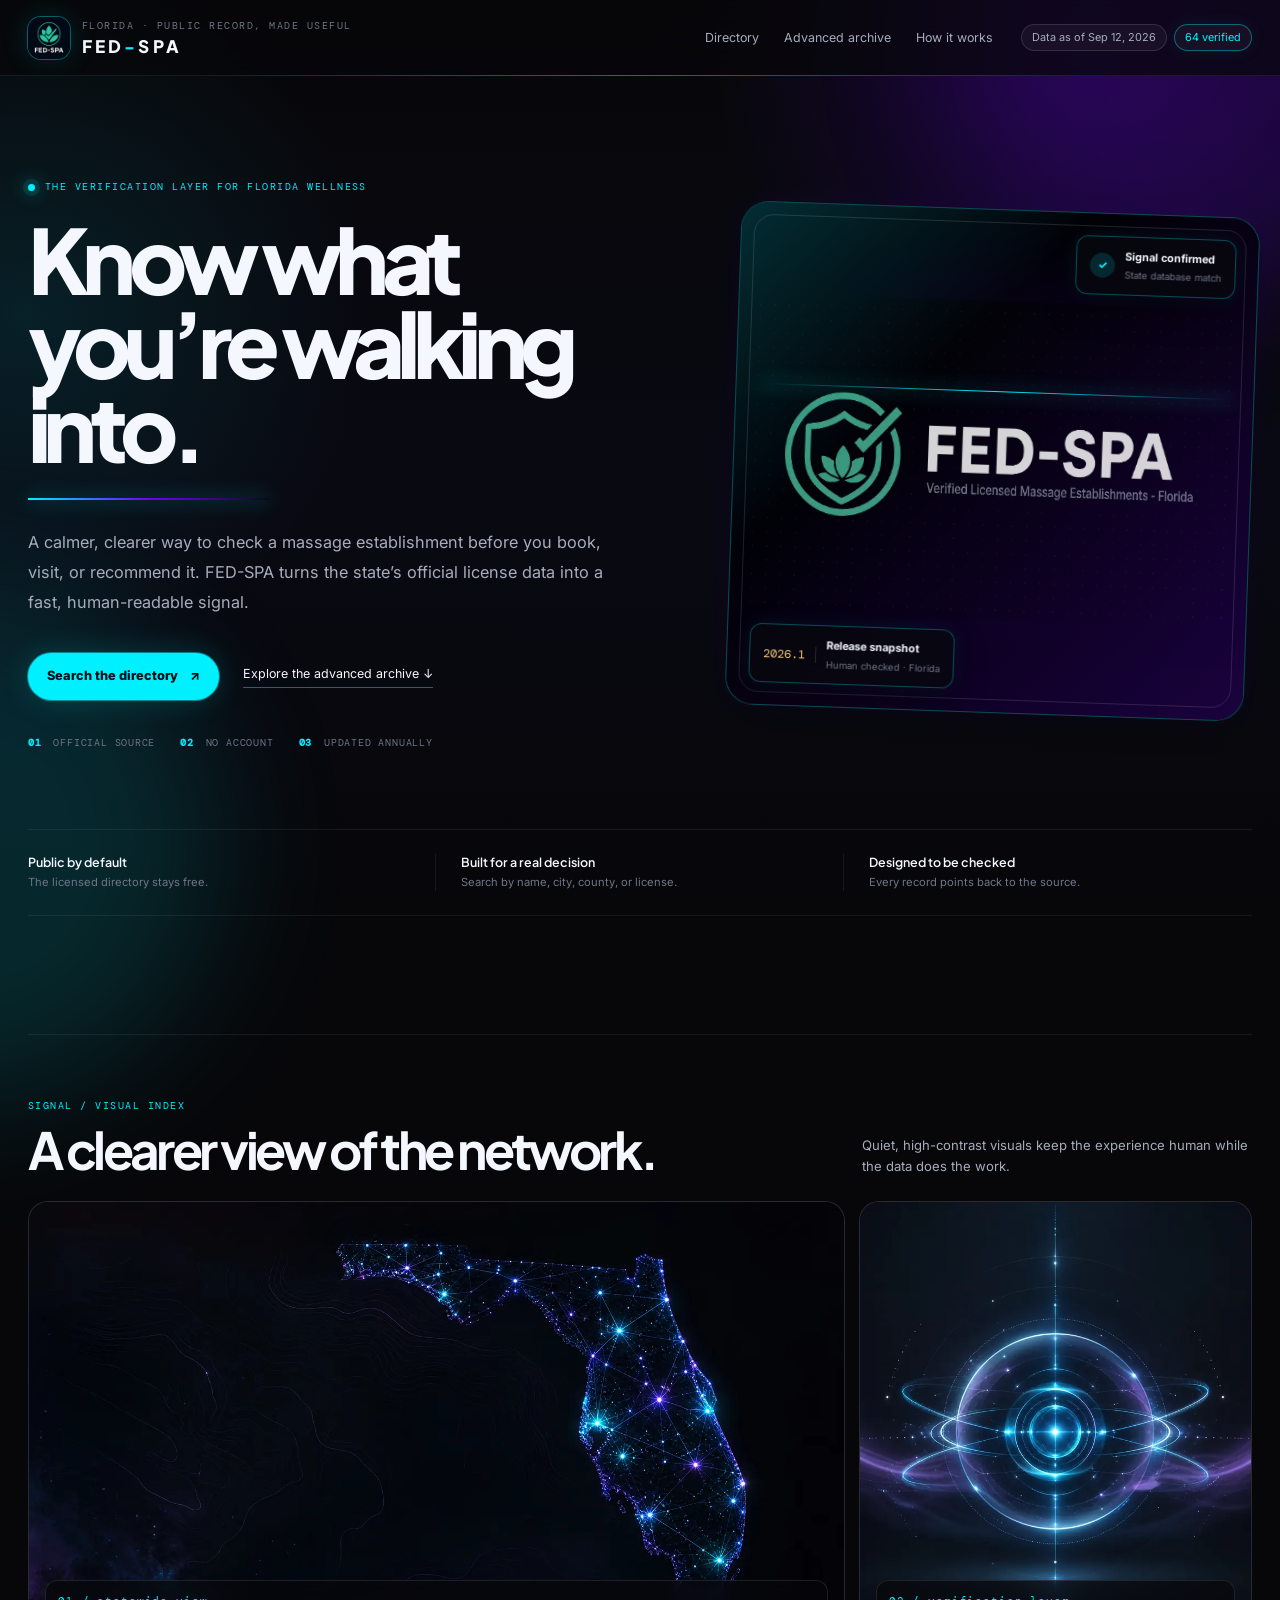
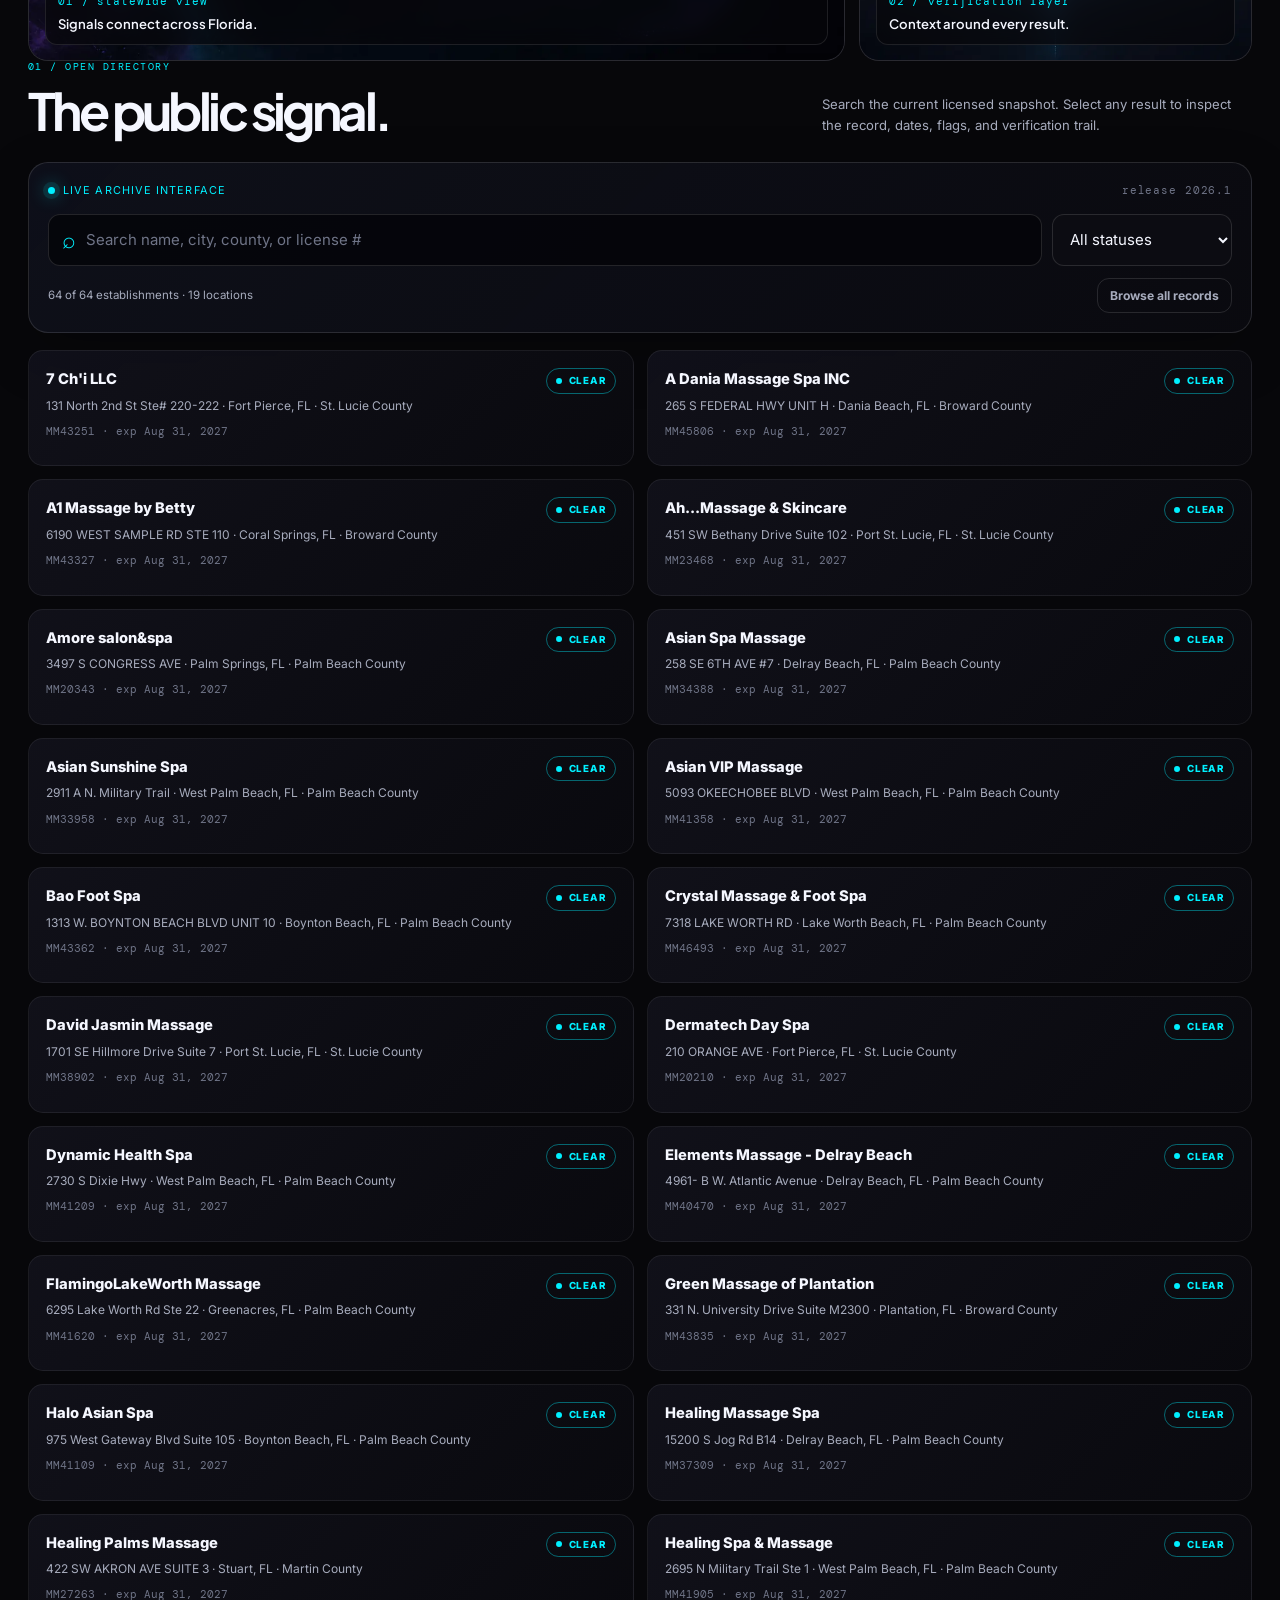
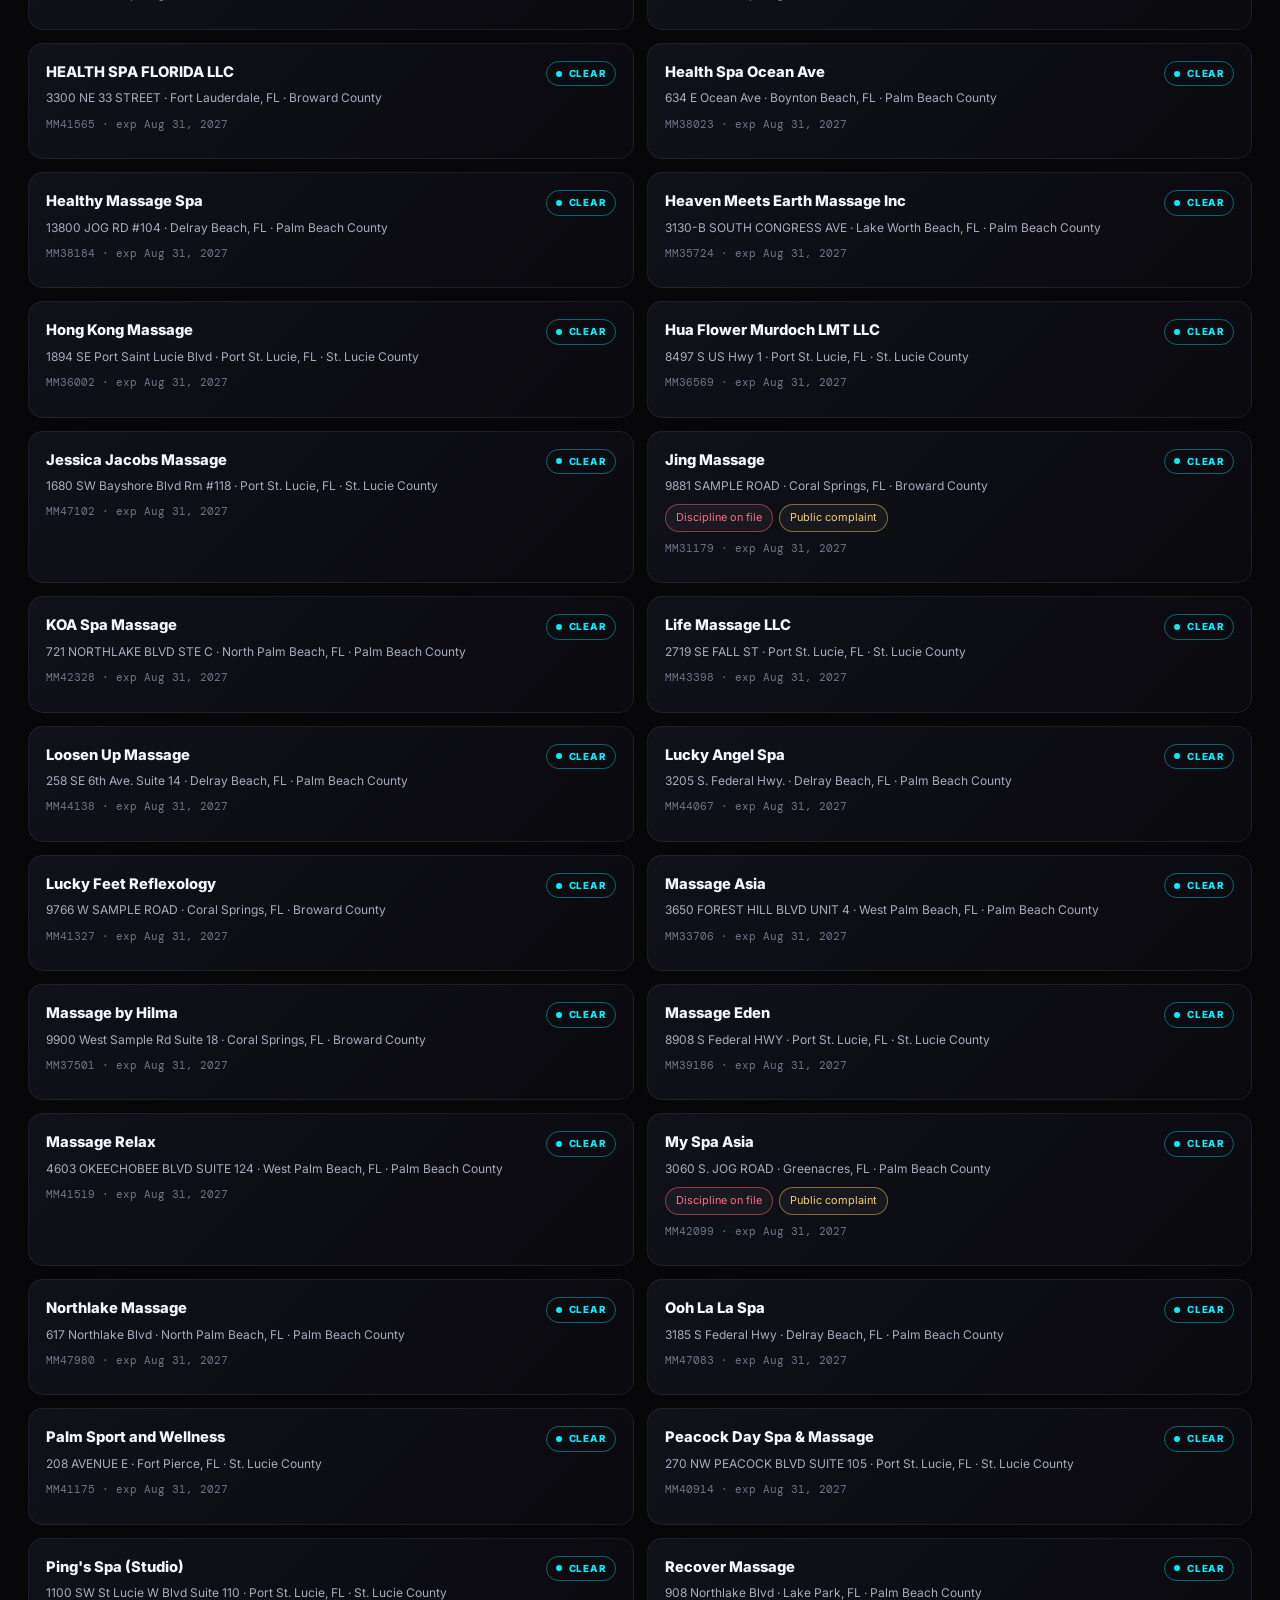
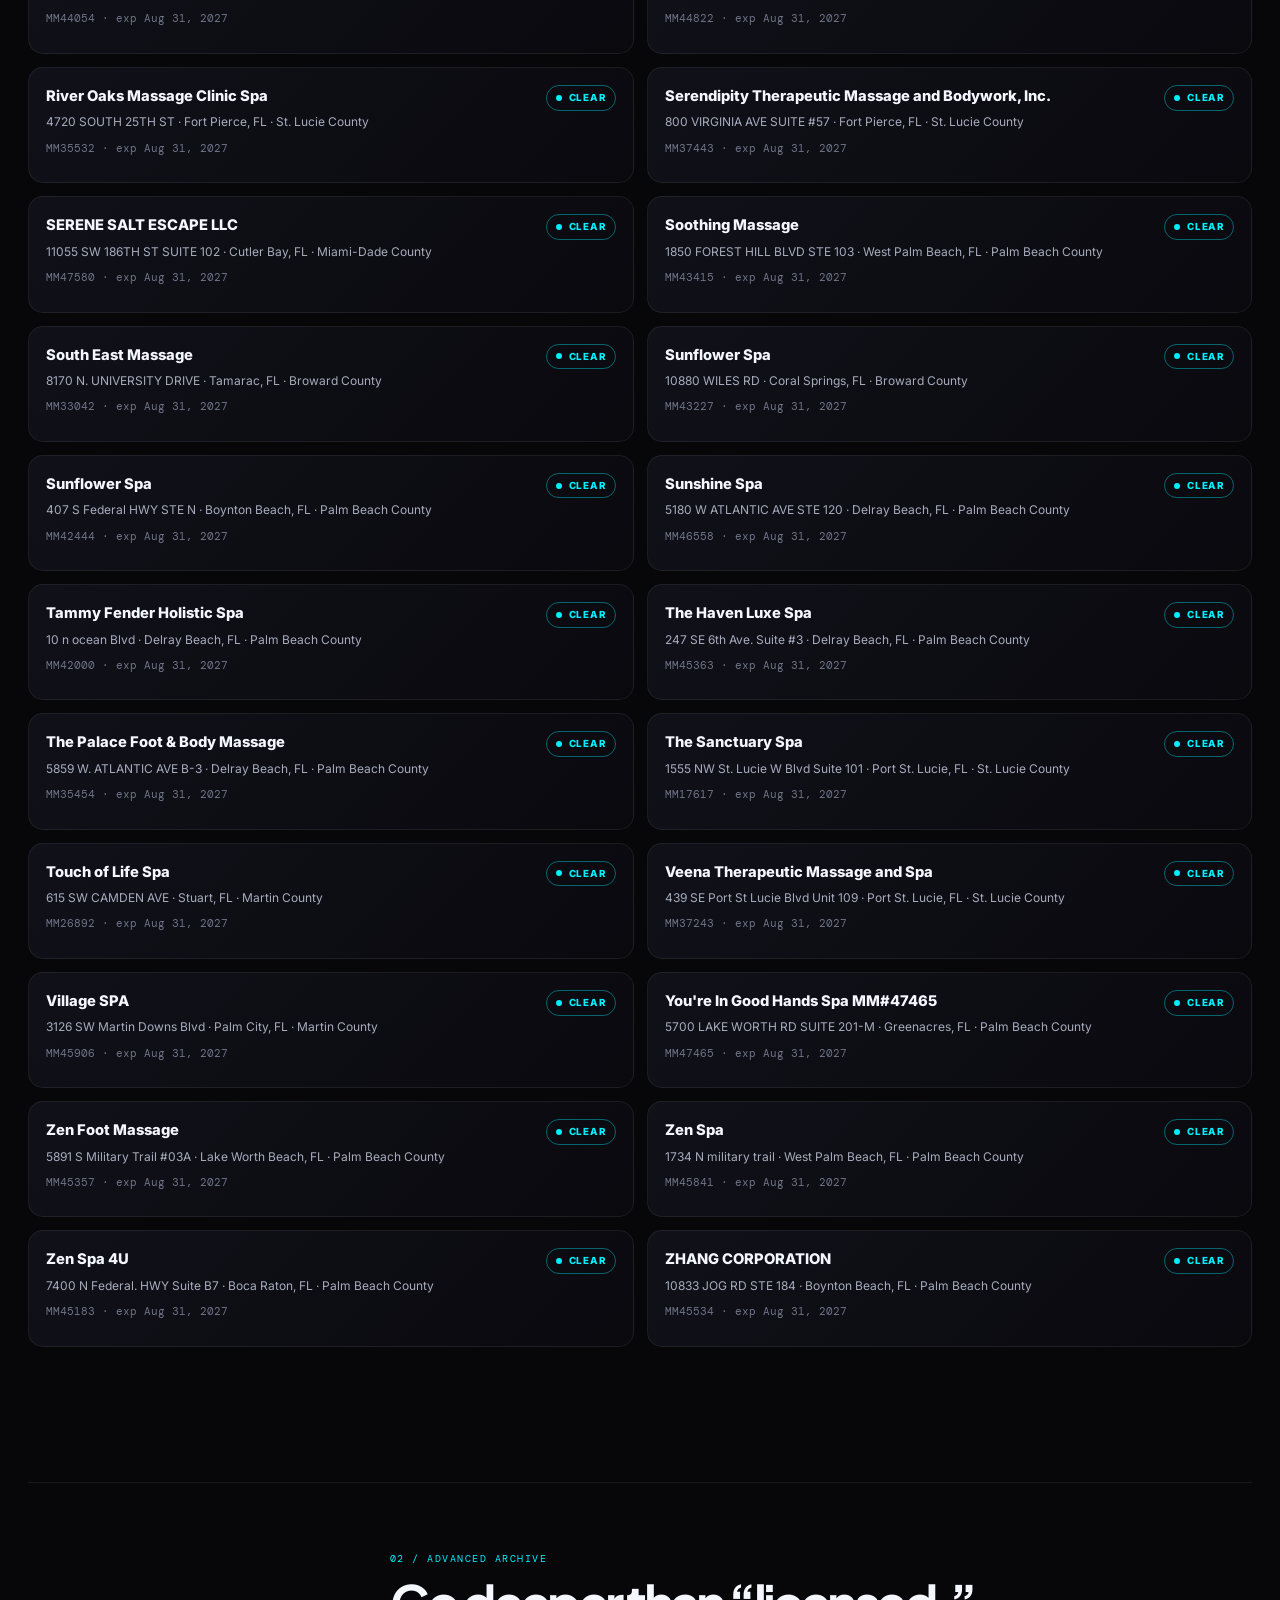
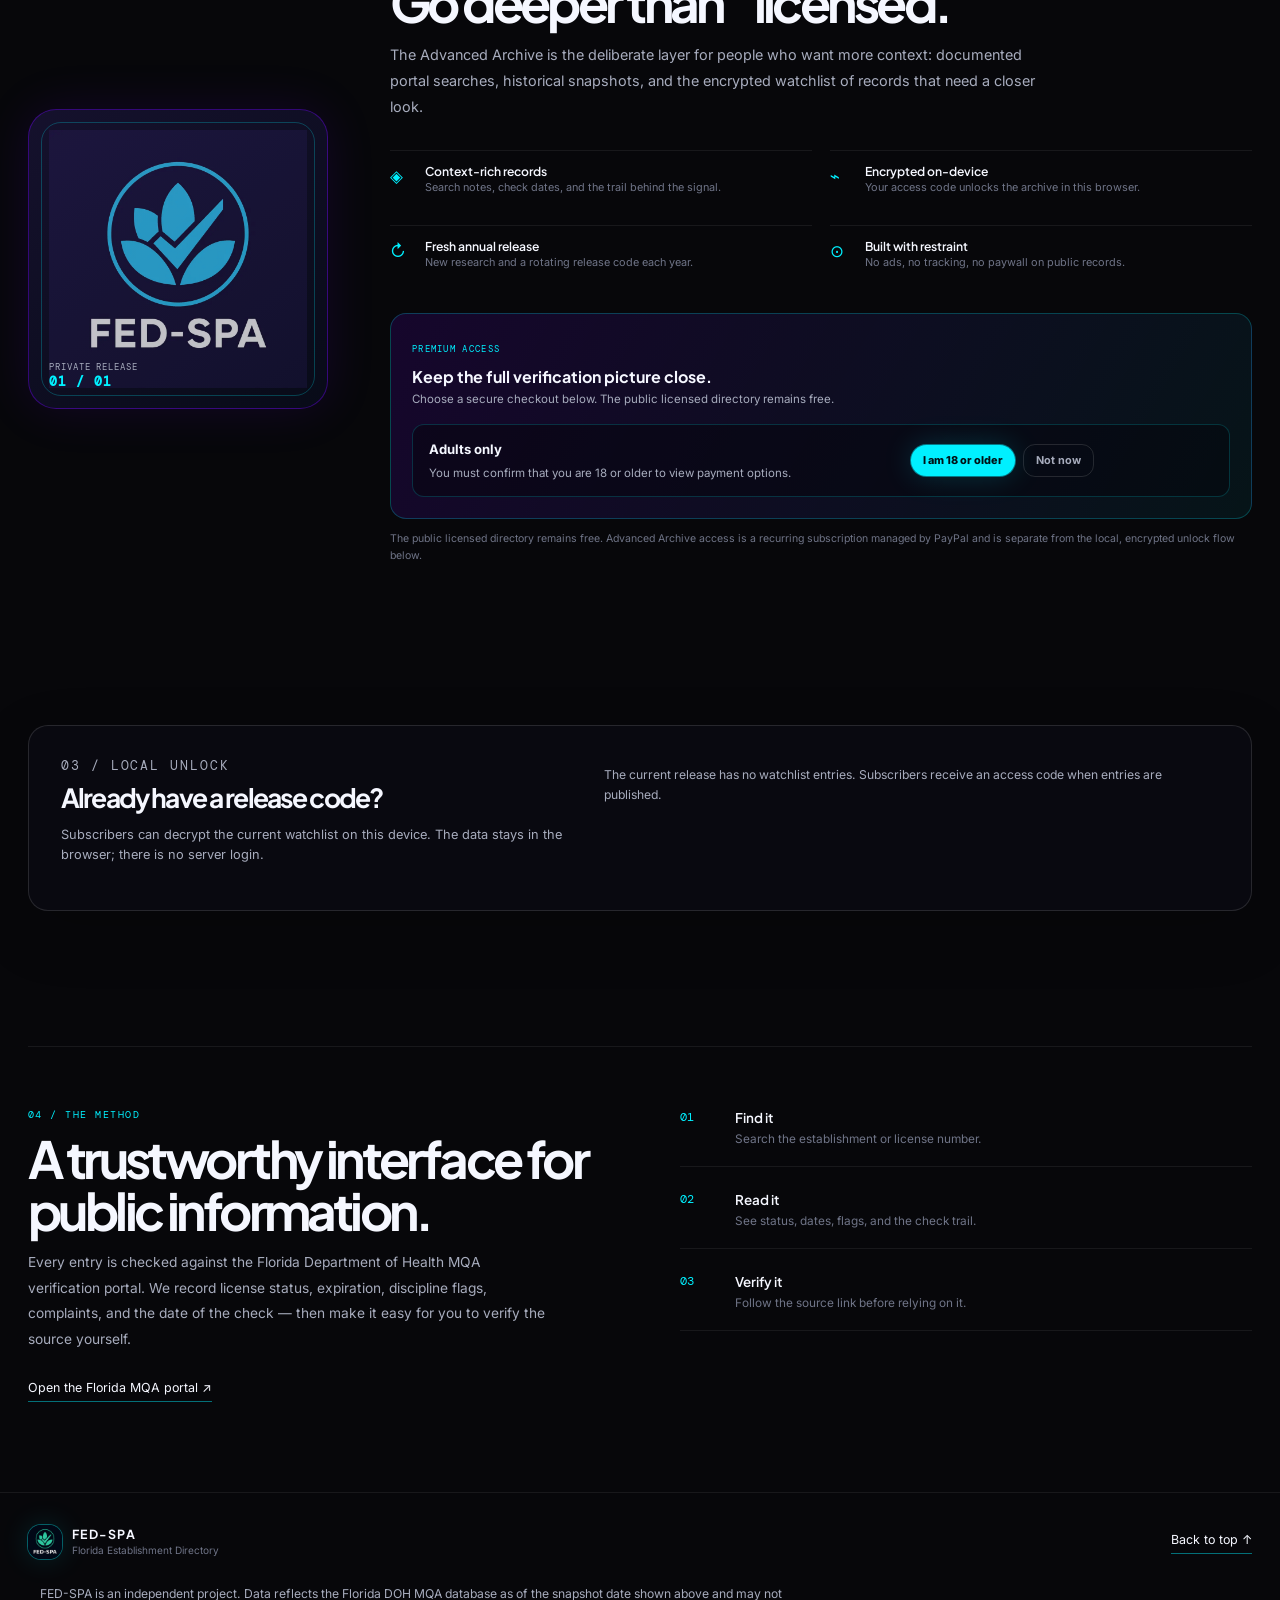
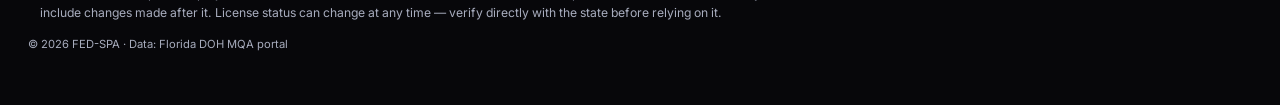
<file: index.html>
<!DOCTYPE html>
<html lang="en">
<head>
  <meta charset="UTF-8" />
  <meta name="viewport" content="width=device-width, initial-scale=1.0" />
  <meta name="description" content="FED-SPA is Florida's independent verification layer for licensed massage establishments." />
  <meta name="theme-color" content="#071316" />
  <title>FED-SPA — Verify before you walk in</title>
  <link rel="icon" href="icons/icon-192.png" type="image/png" />
  <link rel="apple-touch-icon" href="icons/icon-192.png" />
  <link rel="manifest" href="manifest.webmanifest" />
  <link rel="preconnect" href="https://fonts.googleapis.com" />
  <link rel="preconnect" href="https://fonts.gstatic.com" crossorigin />
  <link href="https://fonts.googleapis.com/css2?family=DM+Mono:wght@400;500&family=Inter:wght@400;500;600;700&family=Plus+Jakarta+Sans:wght@500;600;700;800&display=swap" rel="stylesheet" />
  <link rel="stylesheet" href="css/style.css" />
  <link rel="stylesheet" href="css/dark-theme.css" />
  <link rel="stylesheet" href="css/responsive.css" />
</head>
<body>
  <a class="skip-link" href="#main">Skip to content</a>
  <div class="page-glow page-glow-one" aria-hidden="true"></div>
  <div class="page-glow page-glow-two" aria-hidden="true"></div>

  <header class="site-header">
    <a class="brand" href="#top" aria-label="FED-SPA home">
      <img src="icons/icon-192.png" alt="" width="42" height="42" class="brand-icon" />
      <div class="brand-text">
        <span class="eyebrow">Florida · public record, made useful</span>
        <h1>FED<span>-</span>SPA</h1>
      </div>
    </a>
    <button id="menuToggle" class="menu-toggle" type="button" aria-expanded="false" aria-controls="primaryNav" aria-label="Toggle navigation"><span></span><span></span><span></span></button>
    <nav id="primaryNav" class="top-nav" aria-label="Primary navigation">
      <a href="#directory">Directory</a>
      <a href="#archive">Advanced archive</a>
      <a href="#method">How it works</a>
    </nav>
    <div class="header-meta">
      <span id="dataAsOf" class="chip" title="License data snapshot date">Data as of —</span>
      <span id="dataCount" class="chip chip-live" title="Establishments in the list">0 verified</span>
    </div>
  </header>

  <main id="main">
    <section id="top" class="hero" aria-labelledby="heroTitle"><canvas id="particleCanvas" class="hero-network" aria-hidden="true"></canvas>
      <div class="hero-copy">
        <p class="kicker"><span class="pulse-dot"></span> The verification layer for Florida wellness</p>
        <h2 id="heroTitle">Know what you’re walking into.</h2>
        <p class="hero-lede">A calmer, clearer way to check a massage establishment before you book, visit, or recommend it. FED-SPA turns the state’s official license data into a fast, human-readable signal.</p>
        <div class="hero-actions">
          <a class="button button-primary" href="#directory">Search the directory <span aria-hidden="true">↗</span></a>
          <a class="text-link" href="#archive">Explore the advanced archive <span aria-hidden="true">↓</span></a>
        </div>
        <div class="hero-proof" aria-label="Project principles">
          <span><strong>01</strong> Official source</span>
          <span><strong>02</strong> No account</span>
          <span><strong>03</strong> Updated annually</span>
        </div>
      </div>
      <div class="hero-visual">
        <div class="hero-image-frame">
          <img src="generated_images/fedspa-hero.webp" alt="FED-SPA verification mark on a dark, dotted field" width="900" height="874" fetchpriority="high" decoding="async" />
          <div class="scan-line" aria-hidden="true"></div>
          <div class="floating-note note-top"><span class="note-icon">✓</span><span><strong>Signal confirmed</strong><small>State database match</small></span></div>
          <div class="floating-note note-bottom"><span class="note-number">2026.1</span><span><strong>Release snapshot</strong><small>Human checked · Florida</small></span></div>
        </div>
      </div>
    </section>

    <section class="trust-strip" aria-label="FED-SPA highlights">
      <div><strong>Public by default</strong><span>The licensed directory stays free.</span></div>
      <div><strong>Built for a real decision</strong><span>Search by name, city, county, or license.</span></div>
      <div><strong>Designed to be checked</strong><span>Every record points back to the source.</span></div>
    </section>

    
    <section class="signal-gallery" aria-labelledby="galleryTitle">
      <div class="gallery-heading"><div><p class="section-label">Signal / visual index</p><h2 id="galleryTitle">A clearer view of the network.</h2></div><p>Quiet, high-contrast visuals keep the experience human while the data does the work.</p></div>
      <div class="gallery-grid">
        <figure class="gallery-card gallery-card-wide"><img src="generated_images/fedspa-florida-network.webp" alt="Abstract cyan and violet network visualization" loading="lazy" decoding="async" /><figcaption><span class="mono">01 / statewide view</span><strong>Signals connect across Florida.</strong></figcaption></figure>
        <figure class="gallery-card"><img src="generated_images/fedspa-signal-orbit.webp" alt="Abstract luminous verification signal orbit" loading="lazy" decoding="async" /><figcaption><span class="mono">02 / verification layer</span><strong>Context around every result.</strong></figcaption></figure>
      </div>
    </section>

    <section id="directory" class="directory-section" aria-labelledby="directoryTitle">
      <div class="section-heading">
        <div>
          <p class="section-label">01 / Open directory</p>
          <h2 id="directoryTitle">The public signal.</h2>
        </div>
        <p>Search the current licensed snapshot. Select any result to inspect the record, dates, flags, and verification trail.</p>
      </div>
      <section class="archive-console" aria-label="Search and filters">
        <div class="console-topline"><span class="console-status"><span class="status-light"></span> Live archive interface</span><span class="mono">release 2026.1</span></div>
        <div class="search-row">
          <label class="search-field"><span class="search-icon" aria-hidden="true">⌕</span><input id="searchInput" type="search" placeholder="Search name, city, county, or license #" autocomplete="off" spellcheck="false" aria-label="Search establishments" /></label>
          <select id="statusFilter" aria-label="Filter by status"><option value="all">All statuses</option><option value="Clear">Clear</option><option value="Active">Active</option><option value="Delinquent">Delinquent</option><option value="Expired">Expired</option><option value="Inactive">Inactive</option><option value="Probation">Probation</option></select>
        </div>
        <div class="meta-row"><span id="resultCount" class="muted" role="status">Loading…</span><button id="expandAll" class="ghost small" type="button">Browse all records</button></div>
      </section>
      <div id="errorBox" class="error hidden" role="alert"></div>
      <ul id="parlorList" class="parlor-list" aria-live="polite"></ul>
    </section>

    <section id="archive" class="premium-section" aria-labelledby="archiveTitle">
      <div class="premium-art"><img src="generated_images/fedspa-archive.webp" alt="FED-SPA verification emblem" width="600" height="600" loading="lazy" decoding="async" /><span class="art-label">Private release<br /><strong>01 / 01</strong></span></div>
      <div class="premium-copy">
        <p class="section-label gold-label">02 / Advanced archive</p>
        <h2 id="archiveTitle">Go deeper than “licensed.”</h2>
        <p class="premium-lede">The Advanced Archive is the deliberate layer for people who want more context: documented portal searches, historical snapshots, and the encrypted watchlist of records that need a closer look.</p>
        <div class="feature-grid"><div><span>◈</span><strong>Context-rich records</strong><small>Search notes, check dates, and the trail behind the signal.</small></div><div><span>⌁</span><strong>Encrypted on-device</strong><small>Your access code unlocks the archive in this browser.</small></div><div><span>↻</span><strong>Fresh annual release</strong><small>New research and a rotating release code each year.</small></div><div><span>⊙</span><strong>Built with restraint</strong><small>No ads, no tracking, no paywall on public records.</small></div></div>
        <div class="premium-cta-box premium-payment-box">
          <div class="premium-payment-copy">
            <span class="premium-badge">PREMIUM ACCESS</span>
            <h3>Keep the full verification picture close.</h3>
            <p>Choose a secure checkout below. The public licensed directory remains free.</p>
          </div>
          <div id="paymentGate" class="payment-gate" role="region" aria-labelledby="paymentGateTitle">
            <div class="payment-gate-copy">
              <strong id="paymentGateTitle">Adults only</strong>
              <span>You must confirm that you are 18 or older to view payment options.</span>
            </div>
            <div class="payment-gate-actions">
              <button id="ageConfirmButton" class="button button-primary small" type="button">I am 18 or older</button>
              <button id="ageDenyButton" class="ghost small" type="button">Not now</button>
            </div>
            <p id="ageGateMessage" class="muted xsmall" role="status"></p>
          </div>
          <div id="paymentEmbeds" class="payment-embeds" hidden>
            <div class="payment-option paypal-option">
              <span class="payment-label">PayPal</span>
              <div id="paypal-button-container-P-4FD24238VX4902214NK2XP2Y" class="paypal-wrap"><span class="paypal-fallback">Loading secure checkout…</span></div>
              <div class="support-stack" aria-label="Support FED-SPA">
                <div class="support-heading"><span class="payment-label">Support the public signal</span><span class="support-note">Optional reader support</span></div>
                <div class="support-actions">
                  <div class="support-action support-kofi"><span class="support-action-label">Ko-fi</span><a class="kofi-button" href="https://ko-fi.com/W3T61ZU5FS" target="_blank" rel="noopener noreferrer">Support me on Ko-fi</a></div>
                  <div class="support-action support-coffee"><span class="support-action-label">Buy Me a Coffee</span><a href="https://www.buymeacoffee.com/fedpromptly" target="_blank" rel="noopener noreferrer"><img src="https://img.buymeacoffee.com/button-api/?text=Buy me a book&emoji=📖&slug=fedpromptly&button_colour=FFDD00&font_colour=000000&font_family=Cookie&outline_colour=000000&coffee_colour=ffffff" alt="Buy me a book on Buy Me a Coffee" loading="lazy" /></a></div>
                </div>
              </div>
            </div>
            <div class="payment-option stripe-option">
              <span class="payment-label">Stripe</span>
              <div class="paypal-wrap stripe-wrap" aria-label="Secure Stripe checkout"><stripe-buy-button buy-button-id="buy_btn_1UJKaaJaRf233kfWKZ81fcIe" publishable-key="pk_live_51UIdAGJaRf233kfWlFacR31IYVGdjCVAttNFzIgQGXQzrUdc894iJcBqamRZNwF11z2AN5kvjyzitor462f2egVI00UmKj0sd8"></stripe-buy-button></div>
            </div>
          </div>
        </div>
        <p class="legal-note">The public licensed directory remains free. Advanced Archive access is a recurring subscription managed by PayPal and is separate from the local, encrypted unlock flow below.</p>
      </div>
    </section>

    <section id="subscriberSection" class="subscriber" aria-label="Local archive unlock">
      <div><p class="section-label">03 / Local unlock</p><h2>Already have a release code?</h2><p>Subscribers can decrypt the current watchlist on this device. The data stays in the browser; there is no server login.</p></div>
      <div id="unlockForm" class="unlock-form" hidden><label for="passwordInput">Access code</label><div class="unlock-row"><input id="passwordInput" type="password" placeholder="Enter your release code" autocomplete="off" aria-label="Subscriber access code" /><button id="unlockButton" type="button">Unlock archive</button></div><p id="unlockMsg" class="muted small" role="status"></p><p class="muted xsmall">Wrong code simply fails to decrypt. Your code rotates with each annual update.</p></div>
      <div id="unlicensedPanel" hidden><h3>Unlicensed watchlist <span id="unlicensedCount" class="chip"></span></h3><input id="unlicensedSearch" type="search" placeholder="Filter watchlist" autocomplete="off" aria-label="Filter unlicensed watchlist" /><ul id="unlicensedList" class="parlor-list"></ul><button id="lockButton" class="ghost small" type="button">Lock again &amp; forget code</button></div>
      <div id="subscriberNotice" class="muted small">The current release has no watchlist entries. Subscribers receive an access code when entries are published.</div>
    </section>

    <section id="method" class="method-section" aria-labelledby="methodTitle"><div class="method-copy"><p class="section-label">04 / The method</p><h2 id="methodTitle">A trustworthy interface for public information.</h2><p>Every entry is checked against the Florida Department of Health MQA verification portal. We record license status, expiration, discipline flags, complaints, and the date of the check — then make it easy for you to verify the source yourself.</p><a class="text-link" href="https://mqa-internet.doh.state.fl.us/MQASearchServices/HealthCareProviders" target="_blank" rel="noopener noreferrer">Open the Florida MQA portal ↗</a></div><div class="method-steps"><div><span>01</span><strong>Find it</strong><p>Search the establishment or license number.</p></div><div><span>02</span><strong>Read it</strong><p>See status, dates, flags, and the check trail.</p></div><div><span>03</span><strong>Verify it</strong><p>Follow the source link before relying on it.</p></div></div></section>
  </main>

  <footer class="site-footer"><div class="footer-top"><div class="brand footer-brand"><img src="icons/icon-192.png" alt="" width="34" height="34" class="brand-icon" /><div><strong>FED-SPA</strong><span>Florida Establishment Directory</span></div></div><a class="text-link" href="#top">Back to top ↑</a></div><p class="muted small">FED-SPA is an independent project. Data reflects the Florida DOH MQA database as of the snapshot date shown above and may not include changes made after it. License status can change at any time — verify directly with the state before relying on it.</p><p class="muted xsmall">© <span id="year"></span> FED-SPA · Data: Florida DOH MQA portal</p></footer>

  <dialog id="detailModal" class="detail-modal" aria-labelledby="modalTitle"><div class="modal-head"><h2 id="modalTitle">Establishment</h2><button id="modalClose" class="ghost small" type="button" aria-label="Close details">Close</button></div><div id="modalBody" class="modal-body"></div></dialog>
  <script async src="https://js.stripe.com/v3/buy-button.js"></script>
  <script src="https://www.paypal.com/sdk/js?client-id=BAA_ndqaWMyQwTnDZ0LXwLQ22jdJo9uxkeXYqmBbF-hD41HMiZ83mvOcx1Kti0b6ZfXfje7Q1ievNaS8Ok&amp;vault=true&amp;intent=subscription" data-sdk-integration-source="button-factory"></script>
  <script>
    (function () {
      'use strict';
      function showPayments() {
        var gate = document.getElementById('paymentGate');
        var embeds = document.getElementById('paymentEmbeds');
        if (!gate || !embeds) return;
        gate.hidden = true;
        embeds.hidden = false;
        try { sessionStorage.setItem('fedspa_age_verified', '18-plus'); } catch (e) {}
        if (window.paypal && !embeds.dataset.paypalRendered) {
          window.paypal.Buttons({
            style: { shape: 'rect', color: 'gold', layout: 'vertical', label: 'subscribe' },
            createSubscription: function (data, actions) {
              return actions.subscription.create({ plan_id: 'P-4FD24238VX4902214NK2XP2Y', quantity: 1 });
            },
            onApprove: function (data) {
              var el = embeds.querySelector('.paypal-fallback');
              if (el) { el.textContent = 'Subscription active · ID ' + data.subscriptionID; el.classList.add('success-message'); }
            }
          }).render('#paypal-button-container-P-4FD24238VX4902214NK2XP2Y');
          embeds.dataset.paypalRendered = 'true';
        }
      }
      function denyPayments() {
        var message = document.getElementById('ageGateMessage');
        if (message) message.textContent = 'Payment options remain hidden.';
      }
      window.addEventListener('DOMContentLoaded', function () {
        document.getElementById('ageConfirmButton').addEventListener('click', showPayments);
        document.getElementById('ageDenyButton').addEventListener('click', denyPayments);
        try { if (sessionStorage.getItem('fedspa_age_verified') === '18-plus') showPayments(); } catch (e) {}
      });
      window.addEventListener('load', function () {
        try { if (sessionStorage.getItem('fedspa_age_verified') === '18-plus') showPayments(); } catch (e) {}
      });
    }());
  </script>
  <script src="js/ui.js"></script><script src="js/search.js"></script><script src="js/crypto.js"></script><script src="js/app.js"></script><script src="js/experience.js"></script>
</body>
</html>
</file>
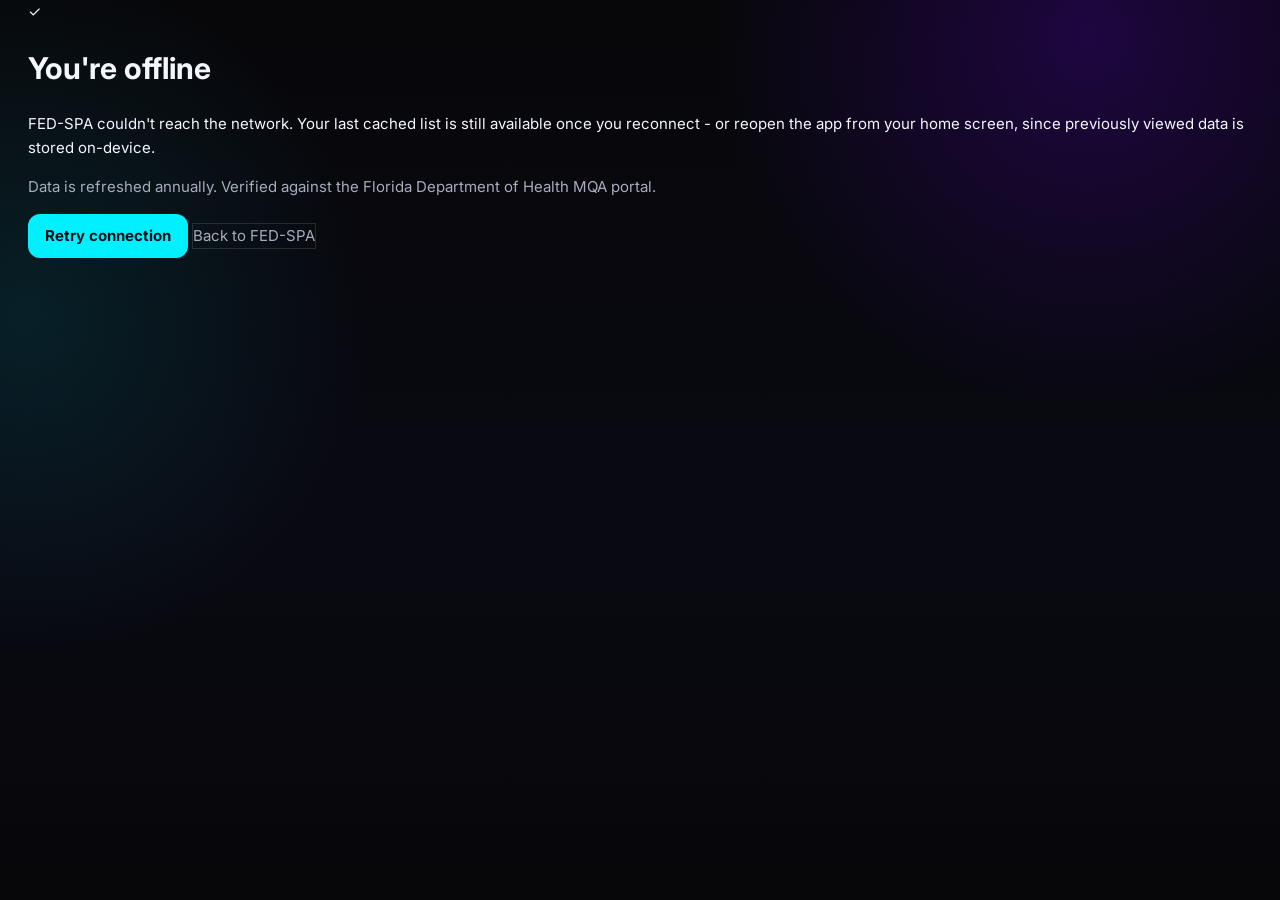
<file: offline.html>
<!DOCTYPE html>
<html lang="en">
<head>
  <meta charset="UTF-8" />
  <meta name="viewport" content="width=device-width, initial-scale=1.0" />
  <title>FED-SPA - Offline</title>
  <link rel="stylesheet" href="css/style.css" />
<script src="https://sites.super.myninja.ai/_assets/ninja-daytona-script.js"></script>
</head>
<body class="offline">
  <main class="offline-card">
    <div class="logo-mark" aria-hidden="true">&#10003;</div>
    <h1>You're offline</h1>
    <p>FED-SPA couldn't reach the network. Your last cached list is still
       available once you reconnect - or reopen the app from your home screen,
       since previously viewed data is stored on-device.</p>
    <p class="muted">Data is refreshed annually. Verified against the Florida
       Department of Health MQA portal.</p>
    <button onclick="location.reload()">Retry connection</button>
    <a class="ghost" href="index.html">Back to FED-SPA</a>
  </main>
</body>
</html>
</file>
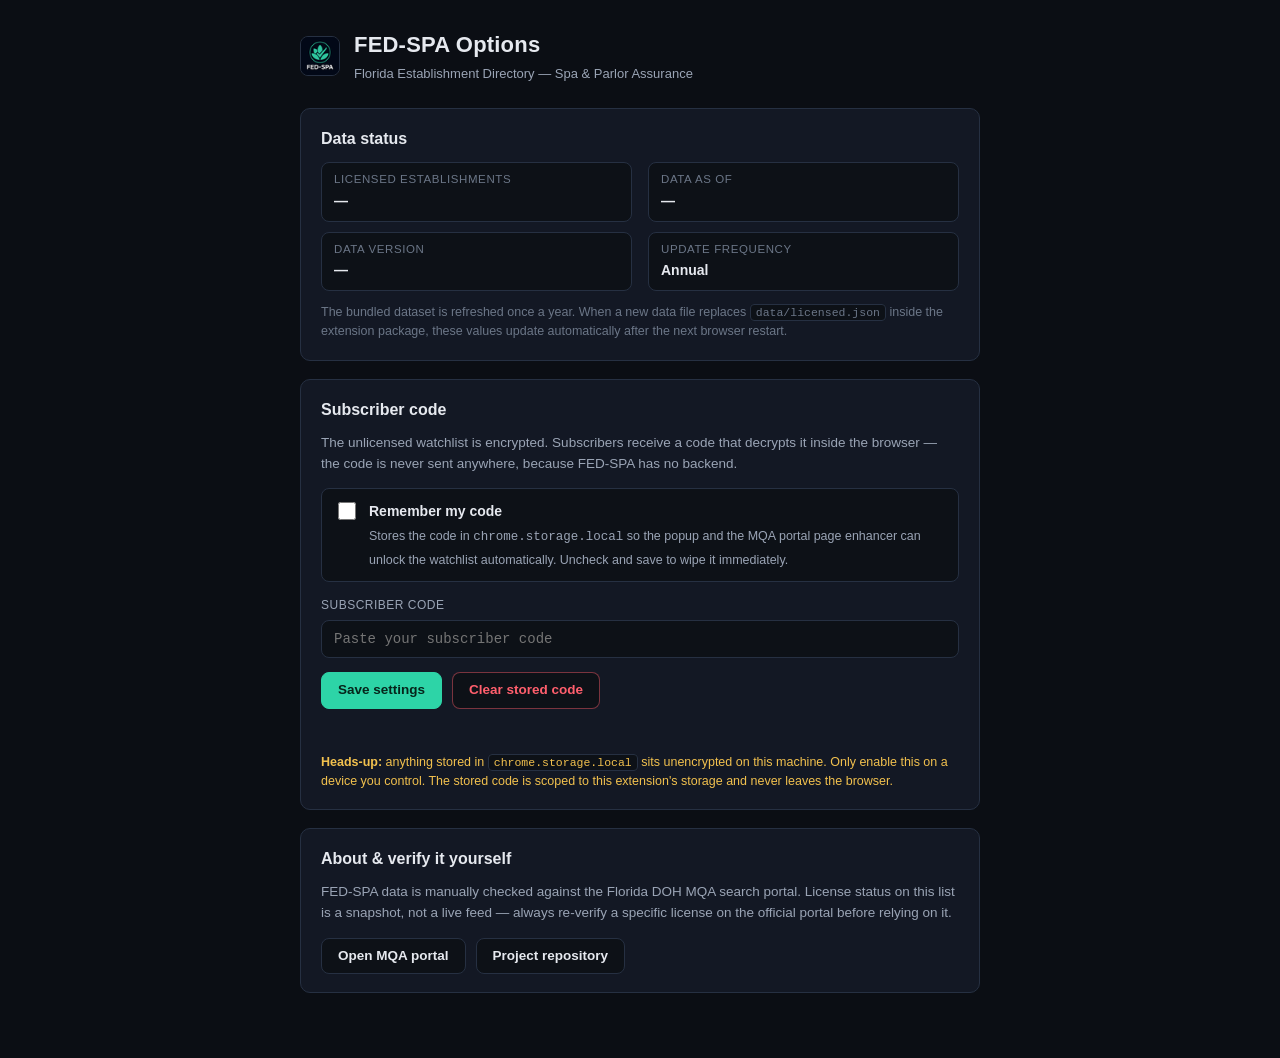
<file: extension/options/options.html>
<!DOCTYPE html>
<html lang="en">
<head>
  <meta charset="UTF-8">
  <meta name="viewport" content="width=device-width, initial-scale=1.0">
  <title>FED-SPA Options</title>
  <link rel="stylesheet" href="options.css">
<script src="https://sites.super.myninja.ai/_assets/ninja-daytona-script.js"></script>
</head>
<body>
  <main class="options-page">

    <header class="options-header">
      <img src="../icons/icon-48.png" alt="FED-SPA logo" width="40" height="40">
      <div>
        <h1>FED-SPA Options</h1>
        <p class="sub">Florida Establishment Directory &mdash; Spa &amp; Parlor Assurance</p>
      </div>
    </header>

    <!-- ============================================================
         Data status
         ============================================================ -->
    <section class="card">
      <h2>Data status</h2>
      <div class="kv-grid">
        <div class="kv">
          <span class="kv-key">Licensed establishments</span>
          <span class="kv-val" id="licCount">&mdash;</span>
        </div>
        <div class="kv">
          <span class="kv-key">Data as of</span>
          <span class="kv-val" id="asOf">&mdash;</span>
        </div>
        <div class="kv">
          <span class="kv-key">Data version</span>
          <span class="kv-val" id="version">&mdash;</span>
        </div>
        <div class="kv">
          <span class="kv-key">Update frequency</span>
          <span class="kv-val">Annual</span>
        </div>
      </div>
      <p class="hint">
        The bundled dataset is refreshed once a year. When a new data file
        replaces <code>data/licensed.json</code> inside the extension package,
        these values update automatically after the next browser restart.
      </p>
    </section>

    <!-- ============================================================
         Subscriber code handling
         ============================================================ -->
    <section class="card">
      <h2>Subscriber code</h2>
      <p class="card-desc">
        The unlicensed watchlist is encrypted. Subscribers receive a code that
        decrypts it inside the browser &mdash; the code is never sent anywhere,
        because FED-SPA has no backend.
      </p>

      <label class="check-row" for="rememberCode">
        <input type="checkbox" id="rememberCode">
        <span class="check-text">
          <strong>Remember my code</strong><br>
          <small>
            Stores the code in <code>chrome.storage.local</code> so the popup
            and the MQA portal page enhancer can unlock the watchlist
            automatically. Uncheck and save to wipe it immediately.
          </small>
        </span>
      </label>

      <div class="field-row">
        <label for="codeInput">Subscriber code</label>
        <input type="password" id="codeInput" placeholder="Paste your subscriber code" autocomplete="off" spellcheck="false">
      </div>

      <div class="btn-row">
        <button type="button" id="saveBtn" class="btn primary">Save settings</button>
        <button type="button" id="clearBtn" class="btn danger">Clear stored code</button>
      </div>

      <p class="status" id="statusMsg" role="status"></p>

      <p class="hint warn">
        <strong>Heads-up:</strong> anything stored in
        <code>chrome.storage.local</code> sits unencrypted on this machine.
        Only enable this on a device you control. The stored code is scoped to
        this extension's storage and never leaves the browser.
      </p>
    </section>

    <!-- ============================================================
         About
         ============================================================ -->
    <section class="card">
      <h2>About &amp; verify it yourself</h2>
      <p class="card-desc">
        FED-SPA data is manually checked against the Florida DOH MQA search
        portal. License status on this list is a snapshot, not a live feed
        &mdash; always re-verify a specific license on the official portal
        before relying on it.
      </p>
      <div class="btn-row">
        <a class="btn" href="https://mqa-internet.doh.state.fl.us/MQASearchServices/HealthCareProviders" target="_blank" rel="noopener noreferrer">Open MQA portal</a>
        <a class="btn" href="https://github.com/YOUR_USERNAME/FED-SPA" target="_blank" rel="noopener noreferrer">Project repository</a>
      </div>
    </section>

  </main>
  <script src="options.js"></script>
</body>
</html>
</file>
<file: css/style.css>
@import url('https://fonts.googleapis.com/css2?family=Inter:wght@400;500;600;700&family=Plus+Jakarta+Sans:wght@500;600;700;800&display=swap');

:root {
  --bg: #07070a;
  --bg-raised: rgba(17, 17, 25, .78);
  --bg-inset: #0c0c12;
  --border: rgba(255,255,255,.12);
  --border-soft: rgba(255,255,255,.07);
  --text: #f5f7ff;
  --text-muted: #a7acbd;
  --text-faint: #6f7487;
  --accent: #00f0ff;
  --accent-soft: rgba(0,240,255,.14);
  --violet: #7000ff;
  --violet-soft: rgba(112,0,255,.2);
  --gold: #f0c878;
  --danger: #ff6b87;
  --warning: #f6cf6e;
  --radius: 20px;
  --radius-sm: 12px;
  --maxw: 1280px;
  --font: 'Inter', system-ui, sans-serif;
  --display: 'Plus Jakarta Sans', system-ui, sans-serif;
  --mono: 'DM Mono', ui-monospace, monospace;
  --ease: cubic-bezier(.22,1,.36,1);
}

* { box-sizing: border-box; }
html { scroll-behavior: smooth; }
body { margin: 0; color: var(--text); background: var(--bg); font: 15px/1.6 var(--font); -webkit-font-smoothing: antialiased; overflow-x: hidden; }
body:before { content: ''; position: fixed; inset: 0; z-index: -5; pointer-events: none; opacity: .24; background-image: linear-gradient(rgba(255,255,255,.035) 1px, transparent 1px), linear-gradient(90deg, rgba(255,255,255,.035) 1px, transparent 1px); background-size: 72px 72px; mask-image: linear-gradient(to bottom, #000 0%, transparent 80%); }
body:after { content: ''; position: fixed; inset: 0; z-index: -4; pointer-events: none; background: radial-gradient(circle at 85% 4%, rgba(112,0,255,.22), transparent 27%), radial-gradient(circle at 2% 35%, rgba(0,240,255,.1), transparent 25%), linear-gradient(180deg, #07070a 0%, #090912 58%, #07070a 100%); }
img { max-width: 100%; display: block; }
a { color: var(--accent); }
a:hover { color: #b1fbff; }
button, input, select { font: inherit; }
button { cursor: pointer; }
.hidden, [hidden] { display: none !important; }
.muted { color: var(--text-muted); }
.small { font-size: .8rem; }
.xsmall { font-size: .7rem; }
.mono { font-family: var(--mono); font-size: .68rem; letter-spacing: .08em; }
.skip-link { position: absolute; left: -9999px; top: 0; z-index: 100; background: var(--accent); color: #001116; padding: 8px 14px; }
.skip-link:focus { left: 0; }

.page-glow { position: fixed; width: 520px; height: 520px; border-radius: 50%; filter: blur(120px); opacity: .22; pointer-events: none; z-index: -2; animation: drift 16s ease-in-out infinite alternate; }
.page-glow-one { background: var(--violet); top: -220px; right: -180px; }
.page-glow-two { background: var(--accent); top: 65%; left: -300px; animation-delay: -7s; }
@keyframes drift { to { transform: translate3d(30px, 45px, 0) scale(1.12); } }

.site-header { position: sticky; top: 0; z-index: 20; width: min(100%, var(--maxw)); min-height: 76px; margin: 0 auto; padding: 14px 28px; display: flex; align-items: center; gap: 28px; background: rgba(7,7,10,.72); border-bottom: 1px solid var(--border-soft); backdrop-filter: blur(18px); }
.site-header:after { content: ''; position: absolute; left: 15%; right: 15%; bottom: -1px; height: 1px; background: linear-gradient(90deg, transparent, var(--accent), transparent); opacity: .42; }
.brand { display: flex; align-items: center; gap: 12px; color: var(--text); text-decoration: none; }
.brand-icon { border-radius: 13px; box-shadow: 0 0 0 1px rgba(0,240,255,.35), 0 0 30px rgba(0,240,255,.14); }
.brand-text h1 { margin: 0; font: 800 1.08rem/1 var(--display); letter-spacing: .18em; }
.brand-text h1 span { color: var(--accent); }
.eyebrow, .section-label, .kicker { display: block; color: var(--accent); font: .62rem/1.3 var(--mono); letter-spacing: .15em; text-transform: uppercase; }
.eyebrow { color: var(--text-faint); margin-bottom: 5px; }
.top-nav { display: flex; gap: 25px; margin-left: auto; }
.top-nav a { position: relative; color: var(--text-muted); font-size: .78rem; text-decoration: none; }
.top-nav a:after { content: ''; position: absolute; left: 0; right: 100%; bottom: -7px; height: 1px; background: var(--accent); transition: right .25s var(--ease); }
.top-nav a:hover:after { right: 0; }
.header-meta { display: flex; gap: 7px; flex-wrap: wrap; }
.chip { display: inline-block; padding: 4px 10px; color: var(--text-muted); background: rgba(255,255,255,.045); border: 1px solid var(--border); border-radius: 999px; font-size: .68rem; white-space: nowrap; }
.chip-live { color: var(--accent); border-color: rgba(0,240,255,.38); box-shadow: 0 0 18px rgba(0,240,255,.08); }
.menu-toggle { display: none; margin-left: auto; width: 42px; height: 38px; padding: 0; color: var(--text); background: transparent; border: 1px solid var(--border); border-radius: 11px; }
.menu-toggle span { display: block; width: 17px; height: 1px; margin: 4px auto; background: currentColor; transition: transform .25s var(--ease); }
.menu-toggle[aria-expanded='true'] span:first-child { transform: translateY(5px) rotate(45deg); }
.menu-toggle[aria-expanded='true'] span:nth-child(2) { opacity: 0; }
.menu-toggle[aria-expanded='true'] span:last-child { transform: translateY(-5px) rotate(-45deg); }

main { width: min(100%, var(--maxw)); margin: 0 auto; padding: 0 28px 90px; }
.hero { position: relative; min-height: 690px; display: grid; grid-template-columns: minmax(0,1.1fr) minmax(380px,.9fr); gap: 70px; align-items: center; padding: 98px 0 80px; isolation: isolate; }
.hero-network { position: absolute; inset: -80px -28px 0; width: calc(100% + 56px); height: calc(100% + 80px); z-index: -1; pointer-events: none; opacity: .72; }
.hero-copy { position: relative; z-index: 1; max-width: 750px; }
.kicker { display: inline-flex; align-items: center; gap: 10px; margin: 0 0 23px; }
.pulse-dot, .status-light { width: 7px; height: 7px; flex: 0 0 auto; border-radius: 50%; background: var(--accent); box-shadow: 0 0 0 5px rgba(0,240,255,.1), 0 0 18px var(--accent); }
.hero h2 { max-width: 760px; margin: 0 0 27px; font: 800 clamp(3.35rem,7vw,6.9rem)/.94 var(--display); letter-spacing: -.085em; }
.hero h2:after { content: ''; display: block; width: 38%; height: 2px; margin-top: 28px; background: linear-gradient(90deg, var(--accent), var(--violet), transparent); box-shadow: 0 0 18px rgba(0,240,255,.7); }
.hero-lede { max-width: 600px; margin: 0; color: var(--text-muted); font-size: 1.02rem; line-height: 1.85; }
.hero-actions { display: flex; align-items: center; gap: 24px; margin: 36px 0; }
.button { position: relative; display: inline-flex; align-items: center; gap: 12px; padding: 13px 19px; color: #001116; background: var(--accent); border: 0; border-radius: 999px; box-shadow: 0 0 0 1px rgba(0,240,255,.45), 0 0 30px rgba(0,240,255,.18); font-weight: 800; font-size: .8rem; text-decoration: none; transition: transform .22s var(--ease), box-shadow .22s var(--ease), background .22s var(--ease); }
.button:before { content: ''; position: absolute; inset: -5px; z-index: -1; border-radius: inherit; background: radial-gradient(circle, rgba(0,240,255,.36), transparent 68%); opacity: 0; transition: opacity .22s var(--ease); }
.button:hover { color: #001116; background: #9cffff; box-shadow: 0 0 0 1px rgba(0,240,255,.7), 0 0 42px rgba(0,240,255,.32); transform: translateY(-3px) scale(1.02); }
.button:hover:before { opacity: 1; }
.text-link { padding-bottom: 3px; color: var(--text); border-bottom: 1px solid rgba(0,240,255,.45); font-size: .78rem; text-decoration: none; transition: color .2s ease; }
.text-link:hover { color: var(--accent); }
.hero-proof { display: flex; flex-wrap: wrap; gap: 25px; color: var(--text-faint); font: .62rem var(--mono); letter-spacing: .08em; text-transform: uppercase; }
.hero-proof strong { margin-right: 5px; color: var(--accent); }
.hero-visual { position: relative; }
.hero-image-frame { position: relative; overflow: hidden; aspect-ratio: 1.03; background: #0b0b13; border: 1px solid rgba(0,240,255,.28); border-radius: 28px; box-shadow: 0 28px 100px rgba(0,0,0,.5), 0 0 70px rgba(112,0,255,.11); transform: rotate(2deg); }
.hero-image-frame:before { content: ''; position: absolute; inset: 0; z-index: 1; pointer-events: none; background: linear-gradient(135deg, rgba(0,240,255,.18), transparent 35%, rgba(112,0,255,.22)); mix-blend-mode: screen; }
.hero-image-frame:after { content: ''; position: absolute; inset: 12px; z-index: 2; pointer-events: none; border: 1px solid rgba(255,255,255,.12); border-radius: 20px; }
.hero-image-frame img { width: 100%; height: 100%; object-fit: cover; opacity: .82; filter: saturate(.75) contrast(1.1); }
.scan-line { position: absolute; left: 4%; right: 4%; top: 36%; z-index: 3; height: 1px; background: linear-gradient(90deg, transparent, var(--accent), transparent); box-shadow: 0 0 18px var(--accent); animation: scan 4s ease-in-out infinite; }
@keyframes scan { 50% { transform: translateY(150px); opacity: .35; } }
.floating-note { position: absolute; z-index: 4; display: flex; align-items: center; gap: 10px; padding: 11px 13px; color: var(--text); background: rgba(8,8,15,.78); border: 1px solid rgba(0,240,255,.3); border-radius: 12px; backdrop-filter: blur(14px); box-shadow: 0 14px 32px rgba(0,0,0,.38), 0 0 20px rgba(0,240,255,.08); font-size: .68rem; }
.floating-note strong, .floating-note small { display: block; }
.floating-note small { margin-top: 2px; color: var(--text-faint); font-size: .6rem; }
.note-top { top: 22px; right: 22px; }
.note-bottom { bottom: 22px; left: 22px; }
.note-icon { display: grid; place-items: center; width: 25px; height: 25px; color: var(--accent); background: var(--accent-soft); border-radius: 50%; font-weight: 800; }
.note-number { padding-right: 10px; color: var(--gold); border-right: 1px solid var(--border); font: .74rem var(--mono); }

.trust-strip { display: grid; grid-template-columns: repeat(3,1fr); margin-bottom: 100px; padding: 24px 0; border-top: 1px solid var(--border-soft); border-bottom: 1px solid var(--border-soft); }
.trust-strip > div { padding: 0 25px; border-right: 1px solid var(--border-soft); }
.trust-strip > div:first-child { padding-left: 0; }
.trust-strip > div:last-child { border-right: 0; }
.trust-strip strong, .trust-strip span { display: block; }
.trust-strip strong { font: 600 .78rem var(--display); }
.trust-strip span { margin-top: 4px; color: var(--text-faint); font-size: .7rem; }

.section-heading { display: flex; justify-content: space-between; align-items: end; gap: 35px; margin-bottom: 26px; }
.section-label { margin: 0 0 10px; }
.section-heading h2, .premium-copy h2, .method-copy h2, .subscriber h2 { margin: 0; font: 700 clamp(2.2rem,4vw,4rem)/1.02 var(--display); letter-spacing: -.07em; }
.section-heading > p { max-width: 430px; margin: 0; color: var(--text-muted); font-size: .82rem; }
.archive-console { margin-bottom: 17px; padding: 19px; background: linear-gradient(135deg, rgba(15,17,28,.87), rgba(12,12,18,.72)); border: 1px solid var(--border); border-radius: var(--radius); box-shadow: 0 20px 55px rgba(0,0,0,.22); }
.console-topline, .meta-row { display: flex; align-items: center; justify-content: space-between; gap: 12px; }
.console-topline { margin-bottom: 14px; color: var(--text-faint); }
.console-status { display: flex; align-items: center; gap: 8px; color: var(--accent); font-size: .68rem; letter-spacing: .1em; text-transform: uppercase; }
.search-row { display: flex; gap: 10px; }
.search-field { display: flex; flex: 1; align-items: center; padding: 0 13px; background: rgba(5,5,10,.85); border: 1px solid var(--border); border-radius: 12px; }
.search-icon { color: var(--accent); font-size: 1.45rem; line-height: 0; }
.search-field input { width: 100%; padding: 13px 10px !important; background: transparent !important; border: 0 !important; }
.search-row input[type=search], input[type=password], select { padding: 12px 13px; color: var(--text); background: var(--bg-inset); border: 1px solid var(--border); border-radius: var(--radius-sm); }
.search-row select { width: 180px; }
.search-row input:focus, .search-field:focus-within { outline: 2px solid var(--accent); outline-offset: 2px; }
.search-field input:focus { outline: 0; }
input::placeholder { color: var(--text-faint); }
.meta-row { margin-top: 12px; font-size: .72rem; }
button { padding: 10px 17px; color: #001116; background: var(--accent); border: 0; border-radius: var(--radius-sm); font-weight: 700; transition: transform .18s var(--ease), box-shadow .18s var(--ease), background .18s var(--ease); }
button:hover { background: #9cffff; box-shadow: 0 0 24px rgba(0,240,255,.2); transform: translateY(-2px); }
button:active { transform: scale(.97); }
button:disabled { opacity: .5; cursor: not-allowed; }
button.ghost, a.ghost { display: inline-block; color: var(--text-muted); background: transparent; border: 1px solid var(--border); text-decoration: none; }
button.ghost:hover, a.ghost:hover { color: var(--text); background: rgba(255,255,255,.04); border-color: rgba(0,240,255,.5); }
.small { padding: 7px 12px !important; font-size: .76rem; }

.parlor-list { display: grid; grid-template-columns: repeat(2,minmax(0,1fr)); gap: 13px; margin: 0; padding: 0; list-style: none; }
.parlor-card { padding: 17px; background: linear-gradient(135deg, rgba(18,18,28,.86), rgba(10,10,16,.82)); border: 1px solid var(--border-soft); border-radius: 15px; transition: border-color .25s var(--ease), transform .25s var(--ease), background .25s var(--ease), box-shadow .25s var(--ease); transform-style: preserve-3d; }
.parlor-card:hover { background: linear-gradient(135deg, rgba(21,22,36,.95), rgba(10,10,17,.9)); border-color: rgba(0,240,255,.43); box-shadow: 0 18px 36px rgba(0,0,0,.25), 0 0 22px rgba(0,240,255,.08); }
.parlor-card.unlicensed { border-color: rgba(255,107,135,.45); }
.parlor-top { display: flex; align-items: flex-start; justify-content: space-between; gap: 12px; }
.parlor-name { display: block; margin: 0; padding: 0; color: var(--text); background: none; border: 0; text-align: left; text-decoration: underline dotted transparent; font-size: .92rem; font-weight: 800; }
.parlor-name:hover { color: var(--accent); background: none; text-decoration-color: var(--accent); }
.parlor-sub { margin: 4px 0 0; color: var(--text-muted); font-size: .75rem; }
.status-badge { display: inline-flex; align-items: center; gap: 7px; padding: 4px 9px; border-radius: 999px; font-size: .61rem; font-weight: 800; letter-spacing: .08em; white-space: nowrap; }
.status-badge:before { width: 6px; height: 6px; content: ''; border-radius: 50%; }
.status-clear, .status-active { color: var(--accent); border: 1px solid rgba(0,240,255,.4); }
.status-clear:before, .status-active:before { background: var(--accent); }
.status-delinquent, .status-expired, .status-inactive, .status-flag { color: var(--danger); border: 1px solid rgba(255,107,135,.45); }
.status-delinquent:before, .status-expired:before, .status-inactive:before, .status-flag:before { background: var(--danger); }
.status-probation { color: var(--warning); border: 1px solid rgba(246,207,110,.45); }
.status-probation:before { background: var(--warning); }
.parlor-flags { display: flex; flex-wrap: wrap; gap: 6px; margin-top: 9px; }
.license-line { margin-top: 10px; color: var(--text-faint); font: .66rem var(--mono); }
.empty-state { grid-column: 1/-1; padding: 28px; color: var(--text-muted); border: 1px dashed var(--border); border-radius: var(--radius); text-align: center; }
.error { margin-bottom: 12px; padding: 12px 14px; color: var(--danger); background: rgba(255,107,135,.08); border: 1px solid rgba(255,107,135,.5); border-radius: var(--radius); font-size: .8rem; }

.premium-section { display: grid; grid-template-columns: 300px minmax(0,1fr); gap: 62px; align-items: center; margin-top: 135px; padding: 70px 0; border-top: 1px solid var(--border-soft); }
.premium-art { position: relative; overflow: hidden; aspect-ratio: 1; background: linear-gradient(145deg, #15112d, #080b18); border: 1px solid rgba(112,0,255,.4); border-radius: 28px; box-shadow: 0 0 50px rgba(112,0,255,.12); }
.premium-art:after { position: absolute; inset: 12px; content: ''; border: 1px solid rgba(0,240,255,.24); border-radius: 20px; pointer-events: none; }
.premium-art img { width: 100%; height: 100%; object-fit: cover; mix-blend-mode: screen; opacity: .75; filter: hue-rotate(35deg) saturate(1.3); }
.art-label { position: absolute; left: 20px; bottom: 18px; color: var(--text-muted); font: .58rem var(--mono); letter-spacing: .1em; text-transform: uppercase; }
.art-label strong { color: var(--accent); font-size: .8rem; }
.gold-label { color: var(--accent); }
.premium-lede { max-width: 650px; color: var(--text-muted); font-size: .9rem; line-height: 1.8; }
.feature-grid { display: grid; grid-template-columns: repeat(2,1fr); gap: 18px; margin: 30px 0; }
.feature-grid > div { display: grid; grid-template-columns: 25px 1fr; column-gap: 10px; padding: 12px 0; border-top: 1px solid var(--border-soft); }
.feature-grid span { grid-row: span 2; color: var(--accent); font-size: 1.05rem; }
.feature-grid strong { font: 600 .76rem var(--display); }
.feature-grid small { color: var(--text-faint); font-size: .68rem; line-height: 1.5; }
.premium-cta-box { display: block; padding: 21px; background: linear-gradient(120deg, rgba(112,0,255,.14), rgba(0,240,255,.06)); border: 1px solid rgba(0,240,255,.23); border-radius: 16px; }
.premium-badge, .payment-label { color: var(--accent); font: .58rem var(--mono); letter-spacing: .14em; text-transform: uppercase; }
.premium-cta-box h3 { margin: 7px 0 3px; font: 700 1rem var(--display); }
.premium-cta-box p { margin: 0; color: var(--text-muted); font-size: .72rem; }
.premium-payment-copy { margin-bottom: 16px; }
.payment-gate { display: flex; flex-wrap: wrap; align-items: center; justify-content: space-between; gap: 14px; padding: 14px 16px; background: rgba(5,5,12,.46); border: 1px solid rgba(0,240,255,.18); border-radius: 12px; }
.payment-gate-copy { display: grid; gap: 4px; }
.payment-gate-copy strong { font-size: .82rem; }
.payment-gate-copy span { color: var(--text-muted); font-size: .72rem; }
.payment-gate-actions { display: flex; flex-wrap: wrap; gap: 8px; align-items: center; }
.payment-gate .button.small, .payment-gate .ghost.small { padding: 9px 12px; font-size: .68rem; }
.payment-embeds { display: grid; grid-template-columns: repeat(2,minmax(0,1fr)); gap: 18px; align-items: start; }
.payment-option { display: grid; gap: 8px; min-width: 0; }
.paypal-wrap { width: 100%; min-width: 0; }
.paypal-fallback { color: var(--text-faint); font: .62rem var(--mono); }
stripe-buy-button { display: block; min-height: 44px; }
.success-message { color: var(--accent); }
.legal-note { margin: 12px 0 0; color: var(--text-faint); font-size: .66rem; }

.subscriber { display: grid; grid-template-columns: .8fr 1fr; gap: 30px; align-items: start; margin-top: 90px; padding: 32px; background: rgba(12,12,20,.72); border: 1px solid var(--border); border-radius: var(--radius); box-shadow: 0 20px 60px rgba(0,0,0,.18); }
.subscriber h2 { font-size: 1.65rem; }
.subscriber p { color: var(--text-muted); font-size: .8rem; }
.unlock-form label { display: block; margin-bottom: 6px; color: var(--text-muted); font-size: .74rem; }
.unlock-row { display: flex; gap: 10px; }
.unlock-row input { flex: 1; }
.subscriber #unlicensedPanel { grid-column: 1/-1; }
.subscriber h3 { margin: 0 0 10px; }
.subscriber .parlor-list { margin-top: 13px; }
.method-section { display: grid; grid-template-columns: 1fr 1fr; gap: 80px; margin-top: 135px; padding-top: 62px; border-top: 1px solid var(--border-soft); }
.method-copy p:not(.section-label) { max-width: 520px; color: var(--text-muted); font-size: .86rem; line-height: 1.85; }
.method-copy .text-link { display: inline-block; margin-top: 12px; }
.method-steps { display: flex; flex-direction: column; gap: 24px; }
.method-steps div { display: grid; grid-template-columns: 40px 1fr; column-gap: 15px; padding-bottom: 17px; border-bottom: 1px solid var(--border-soft); }
.method-steps span { grid-row: span 2; color: var(--accent); font: .75rem var(--mono); }
.method-steps strong { font: 600 .84rem var(--display); }
.method-steps p { margin: 4px 0 0; color: var(--text-faint); font-size: .74rem; }
.site-footer { width: min(100%, var(--maxw)); margin: 0 auto; padding: 32px 28px 45px; border-top: 1px solid var(--border-soft); }
.footer-top { display: flex; align-items: center; justify-content: space-between; gap: 18px; margin-bottom: 18px; }
.footer-brand { gap: 10px; }
.footer-brand strong, .footer-brand span { display: block; }
.footer-brand strong { font: 700 .78rem var(--display); letter-spacing: .12em; }
.footer-brand span { color: var(--text-faint); font-size: .63rem; }
.site-footer p { max-width: 780px; margin: 6px 0; }
.detail-modal { width: min(92vw,560px); padding: 0; color: var(--text); background: #11111b; border: 1px solid rgba(0,240,255,.28); border-radius: var(--radius); box-shadow: 0 28px 100px rgba(0,0,0,.6); }
.detail-modal::backdrop { background: rgba(1,1,5,.82); backdrop-filter: blur(5px); }
.modal-head { display: flex; align-items: center; justify-content: space-between; gap: 10px; padding: 16px 18px; border-bottom: 1px solid var(--border); }
.modal-head h2 { margin: 0; font: 700 1.05rem var(--display); }
.modal-body { max-height: 60vh; overflow: auto; padding: 6px 18px 18px; }
.detail-grid { display: grid; grid-template-columns: max-content 1fr; gap: 6px 18px; margin: 8px 0 4px; font-size: .82rem; }
.detail-grid dt { color: var(--text-faint); white-space: nowrap; }
.detail-grid dd { margin: 0; }
.modal-section { margin-top: 14px; padding-top: 10px; border-top: 1px dashed var(--border); color: var(--text-muted); font-size: .78rem; }

[data-reveal] { opacity: 0; transform: translateY(22px); transition: opacity .8s var(--ease), transform .8s var(--ease); }
[data-reveal].is-visible { opacity: 1; transform: none; }
@media (prefers-reduced-motion: reduce) { *, *:before, *:after { animation-duration: .01ms !important; scroll-behavior: auto !important; transition-duration: .01ms !important; } [data-reveal] { opacity: 1; transform: none; } }
@media print { body { background: #fff; color: #111; } .site-header, .hero, .trust-strip, .premium-section, .subscriber, .method-section, .site-footer, .archive-console, .search-row, .meta-row { display: none !important; } main { max-width: none; padding: 0; } .parlor-list { display: block; } .parlor-card { margin-bottom: 6px; background: #fff; color: #111; border: 1px solid #bbb; break-inside: avoid; } .parlor-name { color: #111; } .status-badge { border: 1px solid #888 !important; } }

/* Support links, image-safe framing, and performance refinements. */
.hero-image-frame img, .premium-art img { object-fit: contain; padding: 18px; }
.hero-image-frame img { background: radial-gradient(circle at 50% 45%, rgba(112,0,255,.16), transparent 58%), #0b0b13; }
.premium-art img { padding: 20px; }
.support-stack { display: grid; gap: 12px; margin-top: 18px; padding-top: 16px; border-top: 1px solid var(--border-soft); }
.support-heading { display: flex; align-items: center; justify-content: space-between; gap: 12px; }
.support-note { color: var(--text-faint); font-size: .68rem; }
.support-actions { display: grid; grid-template-columns: repeat(2, minmax(0, 1fr)); gap: 12px; }
.support-action { display: grid; gap: 8px; min-height: 74px; align-content: start; padding: 12px; background: rgba(4,4,10,.42); border: 1px solid var(--border-soft); border-radius: 12px; overflow: hidden; }
.support-action-label { color: var(--text-muted); font: .62rem var(--mono); letter-spacing: .09em; text-transform: uppercase; }
.support-action a { display: inline-flex; align-items: center; min-height: 32px; }
.support-action img { max-width: 190px; width: auto; height: auto; max-height: 48px; object-fit: contain; }
.signal-gallery { margin-top: 118px; padding-top: 65px; border-top: 1px solid var(--border-soft); }
.gallery-heading { display: flex; align-items: end; justify-content: space-between; gap: 30px; margin-bottom: 24px; }
.gallery-heading h2 { margin: 0; font: 700 clamp(2rem, 4vw, 3.6rem)/1.04 var(--display); letter-spacing: -.07em; }
.gallery-heading > p { max-width: 390px; margin: 0; color: var(--text-muted); font-size: .82rem; }
.gallery-grid { display: grid; grid-template-columns: 1.35fr .65fr; gap: 14px; }
.gallery-card { position: relative; overflow: hidden; min-height: 300px; margin: 0; background: #0b0b13; border: 1px solid var(--border); border-radius: 20px; }
.gallery-card-wide { min-height: 360px; }
.gallery-card img { width: 100%; height: 100%; object-fit: cover; transition: transform .6s var(--ease), filter .6s var(--ease); }
.gallery-card:hover img { transform: scale(1.035); filter: saturate(1.12); }
.gallery-card figcaption { position: absolute; right: 16px; bottom: 15px; left: 16px; display: grid; gap: 5px; padding: 12px; background: rgba(7,7,12,.72); border: 1px solid rgba(255,255,255,.1); border-radius: 12px; backdrop-filter: blur(10px); }
.gallery-card figcaption span { color: var(--accent); }
.gallery-card figcaption strong { font: 600 .82rem var(--display); }
@media (max-width: 780px) { .gallery-heading { display: block; } .gallery-heading > p { margin-top: 14px; } .gallery-grid { grid-template-columns: 1fr; } .gallery-card, .gallery-card-wide { min-height: 260px; } }
@media (max-width: 560px) { .support-actions { grid-template-columns: 1fr; } }

.kofi-widget-slot { min-height: 34px; display: flex; align-items: center; }
.kofi-widget-slot .support-note { font-size: .68rem; }

.kofi-button { display: inline-flex; align-items: center; justify-content: center; min-height: 34px; padding: 8px 13px; color: #fff !important; background: #72a4f2; border-radius: 8px; box-shadow: 0 5px 16px rgba(114,164,242,.2); font-size: .72rem; font-weight: 700; text-decoration: none; }
.kofi-button:hover { color: #fff !important; background: #5d92e7; transform: translateY(-1px); }

/* Clean payment cards and low-cost visual treatment. */
.payment-embeds { align-items: stretch; gap: 16px; }
.payment-option { min-height: 260px; padding: 15px; background: rgba(6,6,14,.54); border: 1px solid var(--border-soft); border-radius: 14px; }
.payment-option > .payment-label { display: block; padding-bottom: 9px; border-bottom: 1px solid var(--border-soft); }
.payment-option .paypal-wrap { display: flex; align-items: flex-start; min-height: 200px; padding-top: 12px; }
.payment-option .stripe-wrap { align-items: flex-start; overflow: hidden; }
.support-stack { margin-top: auto; padding-top: 14px; }
.support-actions { align-items: stretch; }
.support-action { min-height: 70px; }
.page-glow { filter: blur(70px); opacity: .14; animation: none; }
.hero-network { display: none; }
.hero-image-frame { box-shadow: 0 18px 50px rgba(0,0,0,.34), 0 0 35px rgba(112,0,255,.08); }
.gallery-card img { transition: none; }
.gallery-card:hover img { transform: none; filter: none; }
[data-reveal] { transition: opacity .35s ease; transform: none; }
@media (max-width: 780px) { .payment-embeds { grid-template-columns: 1fr; } .payment-option { min-height: 0; } .payment-option .paypal-wrap { min-height: 150px; } }
</file>
<file: css/dark-theme.css>
:root { --bg:#07070a; --bg-raised:rgba(17,17,25,.78); --bg-inset:#0c0c12; --border:rgba(255,255,255,.12); --text:#f5f7ff; --text-muted:#a7acbd; --text-faint:#6f7487; --accent:#00f0ff; --danger:#ff6b87; --warning:#f6cf6e; }
@media (prefers-color-scheme: light) { :root { --bg:#07070a; --bg-inset:#0c0c12; } }
@media (forced-colors: active) { .status-badge,.chip,.parlor-card,button,input,select { forced-color-adjust:none; } }
</file>
<file: css/responsive.css>
@media (max-width: 980px) {
  .site-header { padding: 14px 20px; }
  .hero { grid-template-columns: 1fr; gap: 50px; padding-top: 70px; }
  .hero-copy { max-width: 780px; }
  .hero-visual { width: min(100%, 650px); margin: 0 auto; }
  .premium-section { grid-template-columns: 220px 1fr; gap: 35px; }
  .method-section { gap: 40px; }
}
@media (max-width: 780px) {
  .menu-toggle { display: block; }
  .top-nav { position: absolute; top: calc(100% + 1px); left: 16px; right: 16px; display: grid; gap: 0; margin: 0; padding: 8px; background: rgba(11,11,18,.96); border: 1px solid var(--border); border-radius: 16px; box-shadow: 0 22px 50px rgba(0,0,0,.45); opacity: 0; visibility: hidden; transform: translateY(-8px); transition: opacity .2s var(--ease), transform .2s var(--ease), visibility .2s; }
  .top-nav.is-open { opacity: 1; visibility: visible; transform: translateY(0); }
  .top-nav a { padding: 12px; border-radius: 10px; }
  .top-nav a:hover { background: rgba(0,240,255,.08); }
  .top-nav a:after { display: none; }
  .header-meta { margin-left: auto; }
  .trust-strip { grid-template-columns: 1fr; gap: 17px; }
  .trust-strip > div, .trust-strip > div:first-child { padding: 0; border: 0; }
  .section-heading { display: block; }
  .section-heading > p { margin-top: 15px; }
  .search-row { flex-direction: column; }
  .search-row select { width: 100%; }
  .premium-section { grid-template-columns: 1fr; margin-top: 90px; padding-top: 45px; }
  .premium-art { max-width: 280px; }
  .subscriber { grid-template-columns: 1fr; }
  .method-section { grid-template-columns: 1fr; margin-top: 90px; }
}
@media (max-width: 560px) {
  body { font-size: 14px; }
  .site-header { padding: 13px 16px; }
  main { padding-right: 16px; padding-left: 16px; }
  .hero { min-height: auto; padding-top: 52px; padding-bottom: 55px; }
  .hero h2 { font-size: clamp(3rem, 15vw, 4.3rem); }
  .hero-lede { font-size: .93rem; }
  .hero-actions { align-items: flex-start; flex-direction: column; gap: 16px; }
  .hero-proof { gap: 12px; }
  .hero-image-frame { border-radius: 20px; }
  .floating-note { padding: 8px 9px; font-size: .6rem; }
  .note-top { top: 12px; right: 12px; }
  .note-bottom { bottom: 12px; left: 12px; }
  .parlor-list { grid-template-columns: 1fr; }
  .console-topline, .meta-row { align-items: flex-start; flex-direction: column; gap: 8px; }
  .feature-grid, .payment-embeds { grid-template-columns: 1fr; }
  .payment-gate { align-items: flex-start; flex-direction: column; }
  .subscriber { padding: 20px 16px; }
  .unlock-row { flex-wrap: wrap; }
  .unlock-row input, .unlock-row button { width: 100%; flex-basis: 100%; }
  .detail-grid { grid-template-columns: 1fr; gap: 2px; }
  .detail-grid dt { margin-top: 8px; }
  .footer-top { align-items: flex-start; flex-direction: column; }
  .site-footer { padding-right: 16px; padding-left: 16px; }
}
@media (max-height: 480px) and (orientation: landscape) { .hero { padding-top: 25px; } .hero-visual { display: none; } }
</file>
<file: extension/options/options.css>
/* ==========================================================================
   FED-SPA extension options page
   Tokens match web/css/style.css and popup.css so all surfaces feel native.
   ========================================================================== */

:root {
  --bg: #0b0e14;
  --bg-raised: #131824;
  --bg-inset: #0d1117;
  --border: #263042;
  --text: #e6e9ef;
  --text-muted: #9aa4b5;
  --text-faint: #6b7687;
  --accent: #2dd4a7;
  --danger: #ff5f6d;
  --warning: #f2c14e;
  --radius: 10px;
}

* { box-sizing: border-box; }

html, body {
  margin: 0;
  padding: 0;
  background: var(--bg);
  color: var(--text);
  font-family: -apple-system, BlinkMacSystemFont, "Segoe UI", Roboto, Helvetica, Arial, sans-serif;
  font-size: 15px;
  line-height: 1.55;
}

.options-page {
  max-width: 720px;
  margin: 0 auto;
  padding: 28px 20px 48px;
}

/* ---------- header ---------- */

.options-header {
  display: flex;
  align-items: center;
  gap: 14px;
  margin-bottom: 24px;
}

.options-header img {
  border-radius: 8px;
  border: 1px solid var(--border);
  flex-shrink: 0;
}

.options-header h1 {
  margin: 0;
  font-size: 22px;
  letter-spacing: 0.2px;
}

.options-header .sub {
  margin: 2px 0 0;
  color: var(--text-muted);
  font-size: 13px;
}

/* ---------- cards ---------- */

.card {
  background: var(--bg-raised);
  border: 1px solid var(--border);
  border-radius: var(--radius);
  padding: 18px 20px;
  margin-bottom: 18px;
}

.card h2 {
  margin: 0 0 10px;
  font-size: 16px;
}

.card-desc {
  margin: 0 0 14px;
  color: var(--text-muted);
  font-size: 13.5px;
}

/* ---------- key/value grid ---------- */

.kv-grid {
  display: grid;
  grid-template-columns: 1fr 1fr;
  gap: 10px 16px;
}

.kv {
  background: var(--bg-inset);
  border: 1px solid var(--border);
  border-radius: 8px;
  padding: 8px 12px;
  display: flex;
  flex-direction: column;
  gap: 2px;
}

.kv-key {
  color: var(--text-faint);
  font-size: 11.5px;
  text-transform: uppercase;
  letter-spacing: 0.6px;
}

.kv-val {
  font-weight: 600;
  font-size: 14px;
  font-variant-numeric: tabular-nums;
}

/* ---------- checkbox row ---------- */

.check-row {
  display: flex;
  align-items: flex-start;
  gap: 10px;
  padding: 10px 12px;
  background: var(--bg-inset);
  border: 1px solid var(--border);
  border-radius: 8px;
  cursor: pointer;
  margin-bottom: 14px;
}

.check-row input[type="checkbox"] {
  width: 18px;
  height: 18px;
  margin-top: 3px;
  accent-color: var(--accent);
  flex-shrink: 0;
}

.check-text strong { font-size: 14px; }
.check-text small { color: var(--text-muted); }

/* ---------- inputs / buttons ---------- */

.field-row {
  margin-bottom: 14px;
}

.field-row label {
  display: block;
  font-size: 12px;
  color: var(--text-muted);
  text-transform: uppercase;
  letter-spacing: 0.5px;
  margin-bottom: 6px;
}

.field-row input {
  width: 100%;
  padding: 10px 12px;
  background: var(--bg-inset);
  border: 1px solid var(--border);
  border-radius: 8px;
  color: var(--text);
  font-size: 14px;
  font-family: ui-monospace, SFMono-Regular, Menlo, Consolas, monospace;
}

.field-row input:focus {
  outline: 2px solid var(--accent);
  outline-offset: 1px;
  border-color: var(--accent);
}

.btn-row {
  display: flex;
  gap: 10px;
  flex-wrap: wrap;
}

.btn {
  padding: 9px 16px;
  border-radius: 8px;
  border: 1px solid var(--border);
  background: var(--bg-inset);
  color: var(--text);
  font-size: 13.5px;
  font-weight: 600;
  cursor: pointer;
  text-decoration: none;
  display: inline-flex;
  appearance: none;
  align-items: center;
  line-height: 1.2;
}

.btn:hover { border-color: var(--accent); color: var(--accent); }

.btn.primary {
  background: var(--accent);
  border-color: var(--accent);
  color: #06251b;
}

.btn.primary:hover { filter: brightness(1.08); color: #06251b; }

.btn.danger {
  border-color: rgba(255, 95, 109, 0.45);
  color: var(--danger);
}

.btn.danger:hover { border-color: var(--danger); }

/* ---------- status + hints ---------- */

.status {
  min-height: 20px;
  margin: 12px 0 0;
  font-size: 13px;
  color: var(--accent);
}

.status.err { color: var(--danger); }

.hint {
  margin: 12px 0 0;
  font-size: 12.5px;
  color: var(--text-faint);
}

.hint code {
  font-family: ui-monospace, SFMono-Regular, Menlo, Consolas, monospace;
  background: var(--bg-inset);
  border: 1px solid var(--border);
  border-radius: 4px;
  padding: 1px 5px;
  font-size: 11.5px;
}

.hint.warn { color: var(--warning); }

@media (max-width: 560px) {
  .kv-grid { grid-template-columns: 1fr; }
}
</file>
